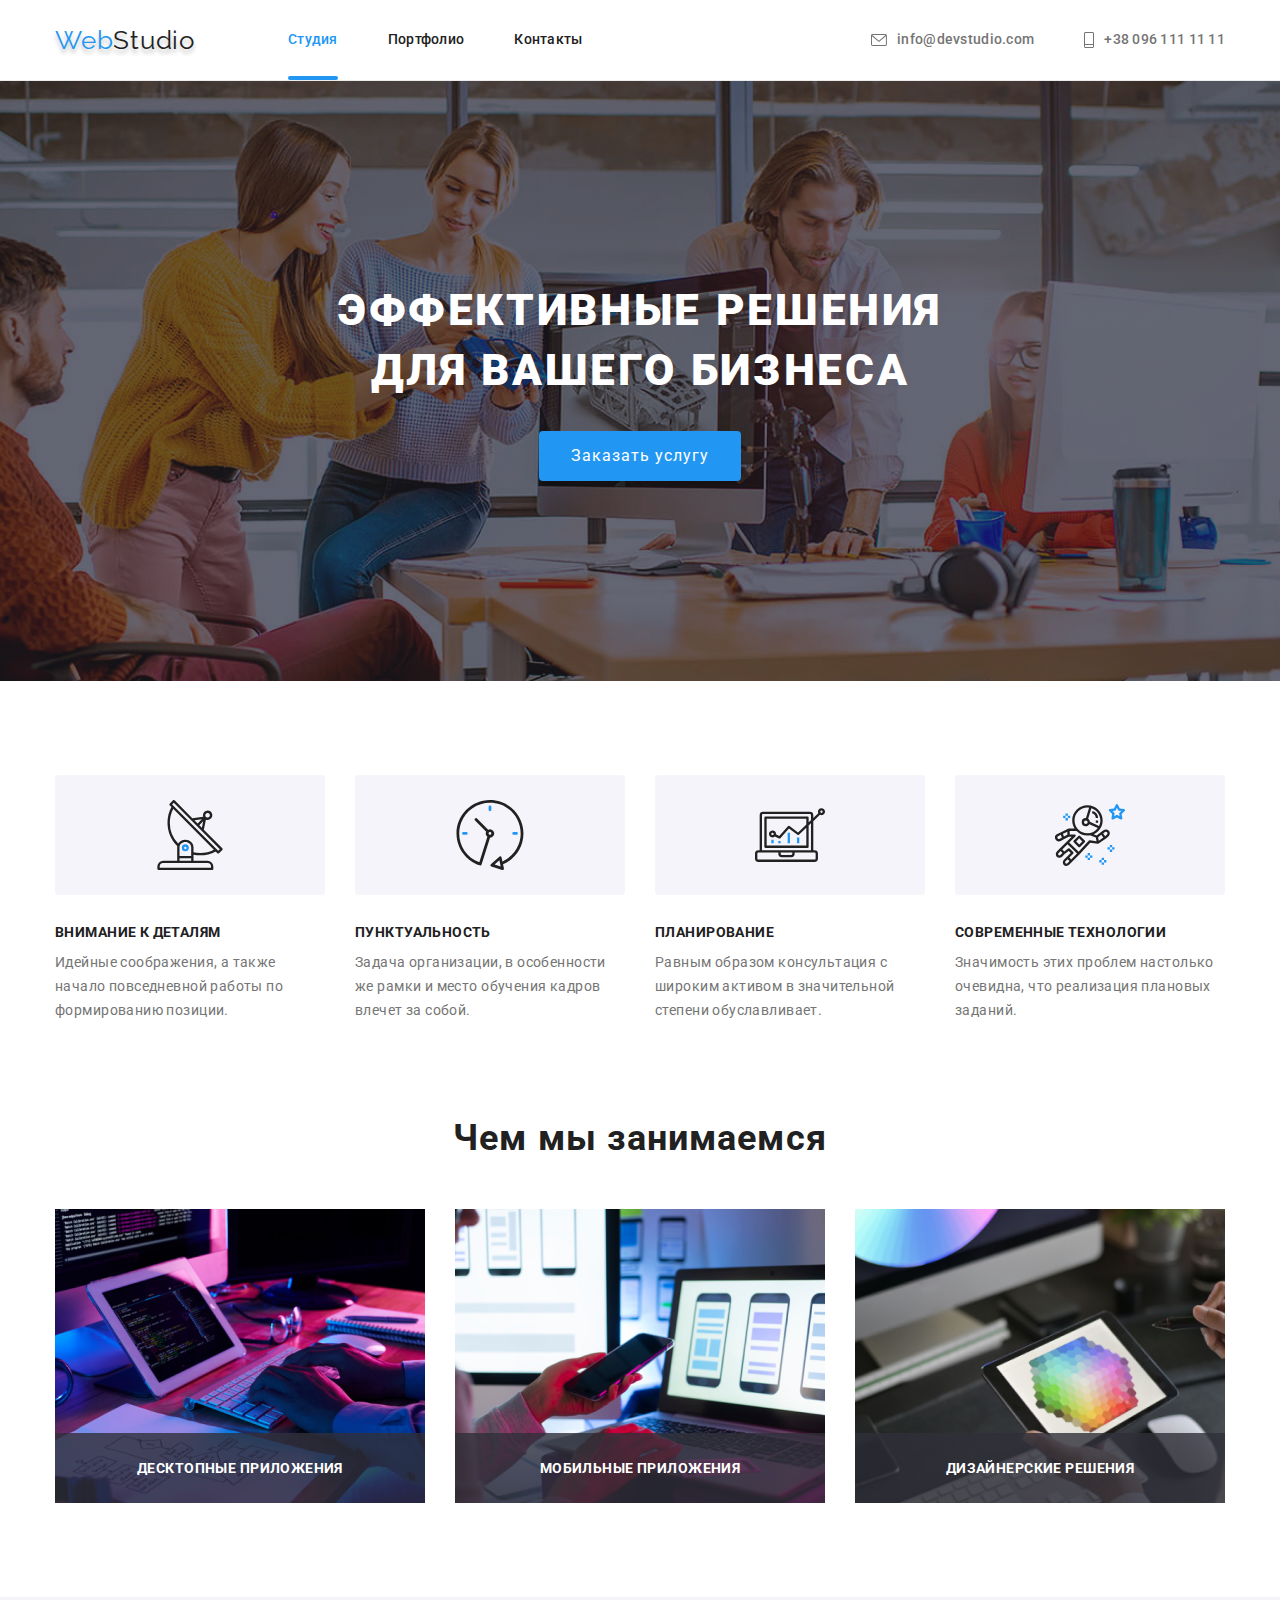
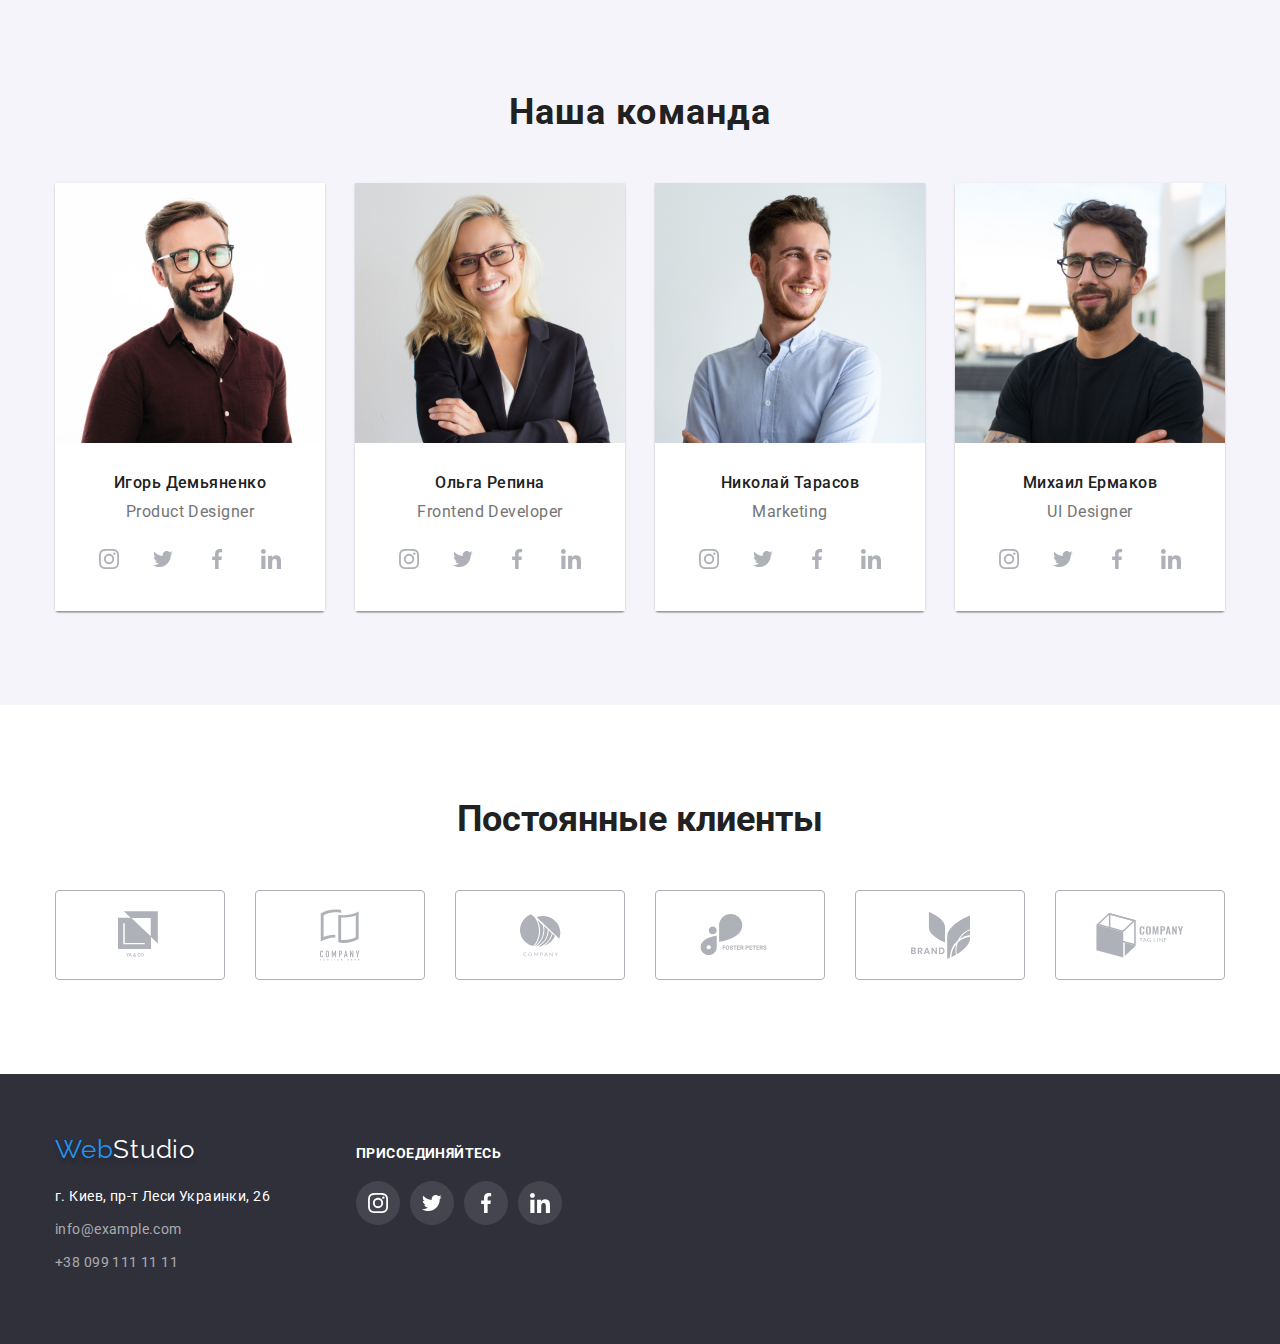
<file: index.html>
<!DOCTYPE html>
<html lang="ru">

<head>
    <meta charset="UTF-8">
    <meta name="viewport" content="width=device-width, initial-scale=1.0">
    <link
        href="https://fonts.googleapis.com/css2?family=Raleway:wght@700&family=Roboto:wght@400;500;700;900&display=swap"
        rel="stylesheet">
    <link rel="stylesheet"
        href="https://cdnjs.cloudflare.com/ajax/libs/modern-normalize/1.0.0/modern-normalize.min.css" />
    <link rel="stylesheet" href="./css/style.css">
    <title>Document</title>
</head>

<body>

    <!--Шапка страници-->
    <header class="rage-header">
        <div class="container header">
            <nav class="header">
                <a href="/" class="logo">Web<span class="logo-header">Studio</span></a>
                <ul class="site-nav list">
                    <li class="item"><a href="#" class="link current">Студия</a></li>
                    <li class="item"><a href="./portfolio.html" class="link">Портфолио</a></li>
                    <li class="item"><a href="#" class="link">Контакты</a></li>
                </ul>
            </nav>
            <ul class="site-contact list">
                <li class="item">
                    <a href="mailto:info@devstudio.com" class="contact-link">
                        <svg class="mail-icon" width="16" height="12">
                            <use href="./image/svg/sprite.svg#mail"></use>
                        </svg>
                        info@devstudio.com
                    </a>
                </li>
                <li class="item">
                    <a href="tel:+380961111111" class="contact-link">
                        <svg class="tel-icon" width="10" height="16">
                            <use href="./image/svg/sprite.svg#telephon"></use>
                        </svg>
                        +38 096 111 11 11
                    </a>
                </li>
            </ul>
        </div>
    </header>

    <main>
        <!--Герой страници-->
        <section class="hero overlay">
            <div class="container">
                <h1 class="hero-tittle">ЭФФЕКТИВНЫЕ РЕШЕНИЯ <br /> ДЛЯ ВАШЕГО БИЗНЕСА</h1>
                <button type="button" class="button" data-modal-open>Заказать услугу</button>
            </div>
        </section>

        <!--Постановка задач-->
        <section class="section task">
            <div class="container">
                <h1 class="visually-hidden">Постановка задач</h1>
                <ul class="feature-list">
                    <li class="feature-item">
                        <div class="item-decoration">
                            <svg class="svg-icon">
                                <use href="./image/svg/sprite.svg#antenna"></use>
                            </svg>
                        </div>
                        <h3 class="tittle">Внимание к деталям</h3>
                        <p>Идейные соображения, а также начало повседневной работы по формированию позиции.</p>
                    </li>
                    <li class="feature-item">
                        <div class="item-decoration">
                            <svg class="svg-icon">
                                <use href="./image/svg/sprite.svg#clock"></use>
                            </svg>
                        </div>
                        <h3 class="tittle">Пунктуальность</h3>
                        <p>Задача организации, в особенности же рамки и место обучения кадров влечет за собой.</p>
                    </li>
                    <li class="feature-item">
                        <div class="item-decoration">
                            <svg class="svg-icon">
                                <use href="./image/svg/sprite.svg#diagram"></use>
                            </svg>
                        </div>
                        <h3 class="tittle">Планирование</h3>
                        <p>Равным образом консультация с широким активом в значительной степени обуславливает.</p>
                    </li>
                    <li class="feature-item">
                        <div class="item-decoration">
                            <svg class="svg-icon">
                                <use href="./image/svg/sprite.svg#astronaut"></use>
                            </svg>
                        </div>
                        <h3 class="tittle">Современные технологии</h3>
                        <p>Значимость этих проблем настолько очевидна, что реализация плановых заданий.</p>
                    </li>
                </ul>
            </div>
        </section>

        <!--Чем мы занимаемся-->
        <section class="section make">
            <div class="container">
                <h2 class="section-tittle work">Чем мы занимаемся</h2>
                <ul class="list">
                    <li class="make-item">
                        <div class="item-image">
                            <img src="./image/doit/img-4.png" alt="Вводит код на компютере" width="370" />
                            <div class="image-text">
                                <p>Десктопные приложения</p>
                            </div>
                       </div>  
                    </li>
                    <li class="make-item">
                        <div class="item-image">
                            <img src="./image/doit/img-5.png" alt="смотрит макет и держит телефон" width="370" />
                            <div class="image-text">
                                <p>Мобильные приложения</p>
                            </div>
                        </div>
                    </li>
                    <li class="make-item">
                        <div class="item-image">
                            <img src="./image/doit/img-6.png" alt="рисует на планшете" width="370" />
                            <div class="image-text">
                                <p>Дизайнерские решения</p>
                            </div>
                        </div>
                    </li>
                </ul>
            </div>
        </section>

        <!--Наша команда-->
        <section class="section-team">
            <div class="container">
                <h2 class="section-tittle team">Наша команда</h2>
                <ul class="team-list">
                    <li class="team-item">
                        <img src="./image/img-3.jpg" alt="фото Игоря" width="270" />
                        <div class="group">
                            <h3 class="tittle">Игорь Демьяненко</h3>
                            <p class="text">Product Designer</p>
                            <ul class="actions">
                                <li class="view-svg">
                                    <a href="#" class="actions-icon">
                                        <svg class="icons-webs">
                                            <use href="./image/svg/sprite.svg#instagram"></use>
                                        </svg>
                                    </a>
                                </li>
                                <li class="view-svg">
                                    <a href="#" class="actions-icon">
                                        <svg class="icons-webs">
                                            <use href="./image/svg/sprite.svg#twitter"></use>
                                        </svg>
                                    </a>
                                </li>
                                <li class="view-svg">
                                    <a href="#" class="actions-icon">
                                        <svg class="icons-webs">
                                            <use href="./image/svg/sprite.svg#facebook"></use>
                                        </svg>
                                    </a>
                                </li>
                                <li class="view-svg">
                                    <a href="#" class="actions-icon">
                                        <svg class="icons-webs">
                                            <use href="./image/svg/sprite.svg#linkedin"></use>
                                        </svg>
                                    </a>
                                </li>
                            </ul>
                        </div>
                    </li>
                    <li class="team-item">
                        <img src="./image/img-2.jpg" alt="фото Ольги" width="270" />
                        <div class="group">
                            <h3 class="tittle">Ольга Репина</h3>
                            <p class="text">Frontend Developer</p>
                            <ul class="actions">
                                <li class="view-svg">
                                    <a class="actions-icon" href="#">
                                        <svg class="icons-webs">
                                            <use href="./image/svg/sprite.svg#instagram"></use>
                                        </svg>
                                    </a>
                                </li>
                                <li class="view-svg">
                                    <a class="actions-icon" href="#">
                                        <svg class="icons-webs">
                                            <use href="./image/svg/sprite.svg#twitter"></use>
                                        </svg>
                                    </a>
                                </li>
                                <li class="view-svg">
                                    <a class="actions-icon" href="#">
                                        <svg class="icons-webs">
                                            <use href="./image/svg/sprite.svg#facebook"></use>
                                        </svg>
                                    </a>
                                </li>
                                <li class="view-svg">
                                    <a class="actions-icon" href="#">
                                        <svg class="icons-webs">
                                            <use href="./image/svg/sprite.svg#linkedin"></use>
                                        </svg>
                                    </a>
                                </li>
                            </ul>
                        </div>
                    </li>
                    <li class="team-item">
                        <img src="./image/img-1.jpg" alt="фото Николая" width="270" />
                        <div class="group">
                            <h3 class="tittle">Николай Тарасов</h3>
                            <p class="text">Marketing</p>
                            <ul class="actions">
                                <li class="view-svg">
                                    <a class="actions-icon" href="#">
                                        <svg class="icons-webs">
                                            <use href="./image/svg/sprite.svg#instagram"></use>
                                        </svg>
                                    </a>
                                </li>
                                <li class="view-svg">
                                    <a class="actions-icon" href="#">
                                        <svg class="icons-webs">
                                            <use href="./image/svg/sprite.svg#twitter"></use>
                                        </svg>
                                    </a>
                                </li>
                                <li class="view-svg">
                                    <a class="actions-icon" href="#">
                                        <svg class="icons-webs">
                                            <use href="./image/svg/sprite.svg#facebook"></use>
                                        </svg>
                                    </a>
                                </li>
                                <li class="view-svg">
                                    <a class="actions-icon" href="#">
                                        <svg class="icons-webs">
                                            <use href="./image/svg/sprite.svg#linkedin"></use>
                                        </svg>
                                    </a>
                                </li>
                            </ul>
                        </div>
                    </li>
                    <li class="team-item">
                        <img src="./image/img.jpg" alt="фото Михаила" width="270" />
                        <div class="group">
                            <h3 class="tittle">Михаил Ермаков</h3>
                            <p class="text">UI Designer</p>
                            <ul class="actions">
                                <li class="view-svg">
                                    <a class="actions-icon" href="#">
                                        <svg class="icons-webs">
                                            <use href="./image/svg/sprite.svg#instagram"></use>
                                        </svg>
                                    </a>
                                </li>
                                <li class="view-svg">
                                    <a class="actions-icon" href="#">
                                        <svg class="icons-webs">
                                            <use href="./image/svg/sprite.svg#twitter"></use>
                                        </svg>
                                    </a>
                                </li>
                                <li class="view-svg">
                                    <a class="actions-icon" href="#">
                                        <svg class="icons-webs">
                                            <use href="./image/svg/sprite.svg#facebook"></use>
                                        </svg>
                                    </a>
                                </li>
                                <li class="view-svg">
                                    <a class="actions-icon" href="#">
                                        <svg class="icons-webs">
                                            <use href="./image/svg/sprite.svg#linkedin"></use>
                                        </svg>
                                    </a>
                                </li>
                            </ul>
                        </div>
                    </li>
                </ul>
            </div>
        </section>

        <!--Клиенты-->
        <section class="clients">
            <div class="container">
                <h2 class="clients-title">Постоянные клиенты</h2>
                <ul class="list clients-list">
                    <li>
                        <a class="client-link" href="">
                            <svg class="client-icon" width="44" height="49">
                                <use href="./image/svg/sprite.svg#logo-1"></use>
                            </svg>
                        </a>
                    </li>
                    <li><a class="client-link" href="">
                            <svg class="client-icon" width="40" height="52">
                                <use href="./image/svg/sprite.svg#logo-2"></use>
                            </svg>
                        </a></li>
                    <li><a class="client-link" href="">
                            <svg class="client-icon" width="41" height="43">
                                <use href="./image/svg/sprite.svg#logo-3"></use>
                            </svg>
                        </a></li>
                    <li><a class="client-link" href="">
                            <svg class="client-icon" width="80" height="42">
                                <use href="./image/svg/sprite.svg#logo-4"></use>
                            </svg>
                        </a></li>
                    <li><a class="client-link" href="">
                            <svg class="client-icon" width="59" height="47">
                                <use href="./image/svg/sprite.svg#logo-5"></use>
                            </svg>
                        </a></li>
                    <li><a class="client-link" href="">
                            <svg class="client-icon" width="88" height="45">
                                <use href="./image/svg/sprite.svg#logo-6"></use>
                            </svg>
                        </a></li>
                </ul>
            </div>
        </section>
    </main>
    <!--Подвал страници-->
    <footer class="footer">
        <div class="container">
            <div class="box">
                <a href="/" class="logo down">Web<span class="logo-footer">Studio</span></a>
                <address class="tittle">
                    г. Киев, пр-т Леси Украинки, 26
                </address>
                <div class="address-list">
                    <div class="mail">
                        <a href="mailto:info@example.com" class="link">info@example.com</a>
                    </div>
                    <div class="tel">
                        <a href="tel:+380991111111" class="link">+38 099 111 11 11</a>
                    </div>
                </div>
            </div>
                <div class="reference">
                    <p class="reference-text">присоединяйтесь</p>
                    <ul class="list footer-list">
                        <li class="network">
                            <a class="footer-link" href="#">
                                <svg class="footer-icons">
                                    <use href="./image/svg/sprite.svg#instagram"></use>
                                </svg>
                            </a>
                        </li>
                        <li class="network">
                            <a class="footer-link" href="#">
                                <svg class="footer-icons">
                                    <use href="./image/svg/sprite.svg#twitter"></use>
                                </svg>
                            </a>
                        </li>
                        <li class="network">
                            <a class="footer-link" href="#">
                                <svg class="footer-icons">
                                    <use href="./image/svg/sprite.svg#facebook"></use>
                                </svg>
                            </a>
                        </li>
                        <li class="network">
                            <a class="footer-link" href="#">
                                <svg class="footer-icons">
                                    <use href="./image/svg/sprite.svg#linkedin"></use>
                                </svg>
                            </a>
                        </li>
                    </ul>
                </div>
        </div>
    </footer>

    <!--Модалка -->
    <div class="backdrop is-hidden" data-backdrop> 
        <div class="modal">
            <button class="modal-button" type="button" data-modal-close>
                <svg width="11" height="11">
                    <use href="./image/svg/sprite.svg#close-modal"></use>
                </svg>
            </button>
        </div>

    </div>

    <script src="./JS/modal.js"></script>
</body>

</html>
</file>
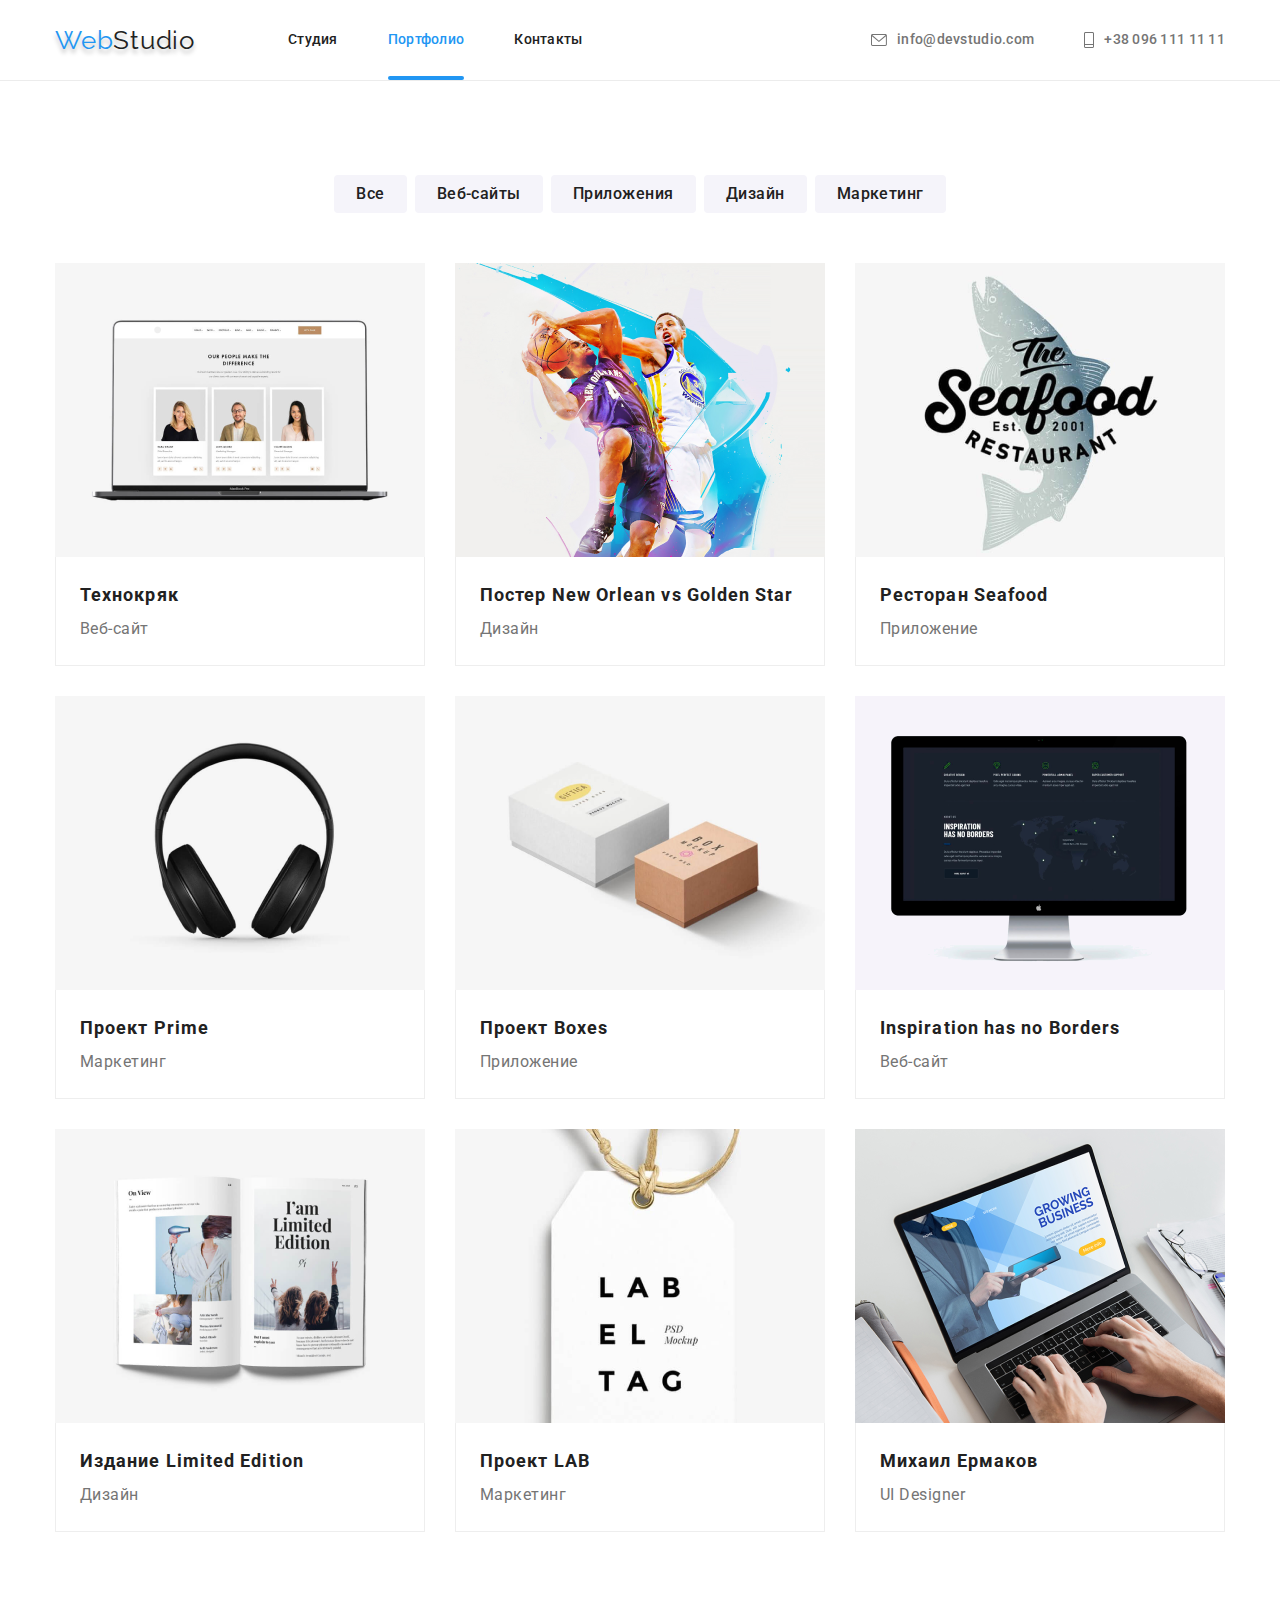
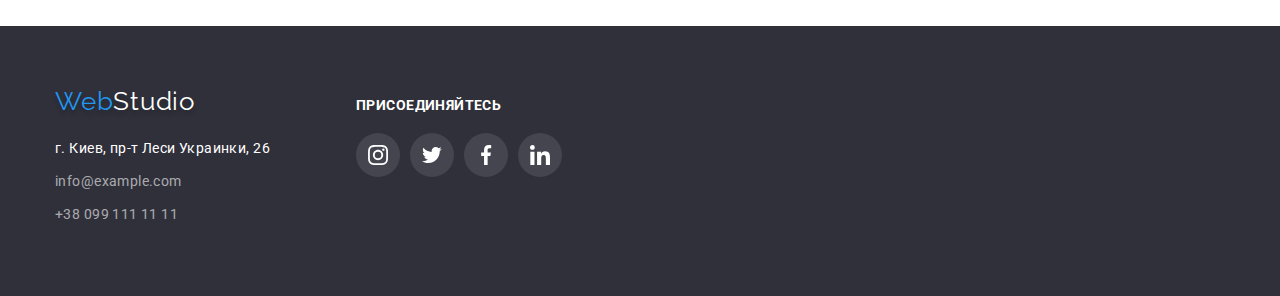
<file: portfolio.html>
<!DOCTYPE html>
<html lang="ru">

<head>
    <meta charset="UTF-8">
    <meta name="viewport" content="width=device-width, initial-scale=1.0">
    <link
        href="https://fonts.googleapis.com/css2?family=Raleway:wght@700&family=Roboto:wght@400;500;700;900&display=swap"
        rel="stylesheet">
    <link rel="stylesheet"
        href="https://cdnjs.cloudflare.com/ajax/libs/modern-normalize/1.0.0/modern-normalize.min.css" />
    <link rel="stylesheet" href="./css/style.css">
    <title>Document</title>
</head>

<body>

    <!--Шапка страници-->
    <header class="rage-header">
        <div class="container header">
            <nav class="header">
                <a href="/" class="logo">Web<span class="logo-header">Studio</span></a>
                <ul class="site-nav list">
                    <li class="item"><a href="./index.html" class="link">Студия</a></li>
                    <li class="item"><a href="#" class="link current">Портфолио</a></li>
                    <li class="item"><a href="#" class="link">Контакты</a></li>
                </ul>
            </nav>
            <ul class="site-contact list">
                <li class="item">
                    <a href="mailto:info@devstudio.com" class="contact-link">
                        <svg class="mail-icon" width="16" height="12">
                            <use href="./image/svg/sprite.svg#mail"></use>
                        </svg>
                        info@devstudio.com
                    </a>
                </li>
                <li class="item">
                    <a href="tel:+380961111111" class="contact-link">
                        <svg class="tel-icon" width="10" height="16">
                            <use href="./image/svg/sprite.svg#telephon"></use>
                        </svg>
                        +38 096 111 11 11
                    </a>
                </li>
            </ul>
        </div>
    </header>


    <main>
        <!--Герой страници-->
        <section class="section portfolio">
            <div class="container">
                <h1 class="visually-hidden">Портфолио</h1>
                <ul class="buttons snap">
                    <li class="snap-item"><button type="button" class="click">Все</button></li>
                    <li class="snap-item"><button type="button" class="click">Веб-сайты</button></li>
                    <li class="snap-item"><button type="button" class="click">Приложения</button></li>
                    <li class="snap-item"><button type="button" class="click">Дизайн</button></li>
                    <li class="snap-item"><button type="button" class="click">Маркетинг</button></li>
                </ul>

                <ul class="section-tittle gallery">
                    <li class="collection">
                            <a href="#" class="picture ">
                            <div class="gallery-link">
                                <img src="./image/portfolio/img.png" alt="ноутбук с включеным Веб-сайтом" width="370" />
                                <div class="gallery-hidden">
                                    <p>Технокряк это современная площадка распространения коронавируса. Компании используют эту платформу для цифрового
                                    шпионажа и атак на защищённые сервера конкурентов.</p>
                                </div>
                            </div>
                                <div class="collection-tittle">
                                    <h3 class="caption">Технокряк</h3>
                                    <p class="rubric">Веб-сайт</p>
                                </div>
                            </a>
                    </li>
                    <li class="collection">
                            <a href="#" class="picture">
                                <div class="gallery-link">
                                    <img src="./image/portfolio/img-(1).png" alt="два баскетболисти" width="370" />
                                    <div class="gallery-hidden">
                                        <p>Технокряк это современная площадка распространения коронавируса. Компании используют эту платформу для цифрового
                                            шпионажа и атак на защищённые сервера конкурентов.</p>
                                    </div>
                                </div>
                                <div class="collection-tittle">
                                    <h3 class="caption">Постер New Orlean vs Golden Star</h3>
                                    <p class="rubric">Дизайн</p>
                                </div>
                            </a>
                    </li>
                    <li class="collection">
                            <a href="#" class="picture">
                                <div class="gallery-link">
                                    <img src="./image/portfolio/img-(2).png" alt="назва ресторана" width="370" />
                                    <div class="gallery-hidden">
                                        <p>Технокряк это современная площадка распространения коронавируса. Компании используют эту платформу для цифрового
                                            шпионажа и атак на защищённые сервера конкурентов.</p>
                                    </div>
                                 </div>
                                <div class="collection-tittle">
                                    <h3 class="caption">Ресторан Seafood</h3>
                                    <p class="rubric">Приложение</p>
                                </div>
                            </a>
                    </li>
                    <li class="collection">
                            <a href="#" class="picture">
                                <div class="gallery-link">
                                    <img src="./image/portfolio/img-(3).png" alt="наушники" width="370" />
                                    <div class="gallery-hidden">
                                        <p>Технокряк это современная площадка распространения коронавируса. Компании используют эту платформу для цифрового
                                            шпионажа и атак на защищённые сервера конкурентов.</p>
                                    </div>
                                </div>
                                <div class="collection-tittle">
                                    <h3 class="caption">Проект Prime</h3>
                                    <p class="rubric">Маркетинг</p>
                                </div>
                            </a>
                    </li>
                    <li class="collection">                     
                            <a href="#" class="picture">
                                <div class="gallery-link">
                                    <img src="./image/portfolio/img-(4).png" alt="две коробки" width="370" />
                                    <div class="gallery-hidden">
                                        <p>Технокряк это современная площадка распространения коронавируса. Компании используют эту платформу для цифрового
                                            шпионажа и атак на защищённые сервера конкурентов.</p>
                                    </div>
                                </div>
                                <div class="collection-tittle">
                                    <h3 class="caption">Проект Boxes</h3>
                                    <p class="rubric">Приложение</p>
                                </div>
                            </a>
                    </li>
                    <li class="collection">
                            <a href="#" class="picture">
                                <div class="gallery-link">
                                    <img src="./image/portfolio/img-(5).png" alt="екран компютера" width="370" />
                                    <div class="gallery-hidden">
                                        <p>Технокряк это современная площадка распространения коронавируса. Компании используют эту платформу для цифрового
                                            шпионажа и атак на защищённые сервера конкурентов.</p>
                                    </div>
                                </div>
                                <div class="collection-tittle">
                                    <h3 class="caption">Inspiration has no Borders</h3>
                                    <p class="rubric">Веб-сайт</p>
                                </div>
                            </a>
                    </li>
                    <li class="collection">
                            <a href="#" class="picture">
                                <div class="gallery-link">
                                    <img src="./image/portfolio/img-(6).png" alt="журнал" width="370" />
                                    <div class="gallery-hidden">
                                        <p>Технокряк это современная площадка распространения коронавируса. Компании используют эту платформу для цифрового
                                            шпионажа и атак на защищённые сервера конкурентов.</p>
                                    </div>
                                </div>
                                <div class="collection-tittle">
                                    <h3 class="caption">Издание Limited Edition</h3>
                                    <p class="rubric">Дизайн</p>
                                </div>
                            </a>
                    </li>
                    <li class="collection">
                            <a href="#" class="picture">
                                <div class="gallery-link">
                                    <img src="./image/portfolio/img-(7).png" alt="значек с надписью" width="370" />
                                    <div class="gallery-hidden">
                                        <p>Технокряк это современная площадка распространения коронавируса. Компании используют эту платформу для цифрового
                                            шпионажа и атак на защищённые сервера конкурентов.</p>
                                    </div>
                                </div>
                                <div class="collection-tittle">
                                    <h3 class="caption">Проект LAB</h3>
                                    <p class="rubric">Маркетинг</p>
                                </div>
                            </a>
                    </li>
                    <li class="collection">
                            <a href="#" class="picture">
                                <div class="gallery-link">
                                    <img src="./image/portfolio/img-(8).png" alt="человек работает на ноутбуке" width="370" />
                                    <div class="gallery-hidden">
                                        <p>Технокряк это современная площадка распространения коронавируса. Компании используют эту платформу для цифрового
                                            шпионажа и атак на защищённые сервера конкурентов.</p>
                                    </div>
                                </div>
                                <div class="collection-tittle">
                                    <h3 class="caption">Михаил Ермаков</h3>
                                    <p class="rubric">UI Designer</p>
                                </div>
                            </a>
                    </li>
                </ul>
            </div>
        </section>
    </main>
    <!--Подвал страници-->
    <footer class="footer">
        <div class="container">
            <div class="box">
                <a href="/" class="logo down">Web<span class="logo-footer">Studio</span></a>
                <address class="tittle">
                    г. Киев, пр-т Леси Украинки, 26
                </address>
                <div class="address-list">
                    <div class="mail">
                        <a href="mailto:info@example.com" class="link">info@example.com</a>
                    </div>
                    <div class="tel">
                        <a href="tel:+380991111111" class="link">+38 099 111 11 11</a>
                    </div>
                </div>
            </div>
            <div class="reference">
                <p class="reference-text">присоединяйтесь</p>
                <ul class="list footer-list">
                    <li class="network">
                        <a class="footer-link" href="#">
                            <svg class="footer-icons">
                                <use href="./image/svg/sprite.svg#instagram"></use>
                            </svg>
                        </a>
                    </li>
                    <li class="network">
                        <a class="footer-link" href="#">
                            <svg class="footer-icons">
                                <use href="./image/svg/sprite.svg#twitter"></use>
                            </svg>
                        </a>
                    </li>
                    <li class="network">
                        <a class="footer-link" href="#">
                            <svg class="footer-icons">
                                <use href="./image/svg/sprite.svg#facebook"></use>
                            </svg>
                        </a>
                    </li>
                    <li class="network">
                        <a class="footer-link" href="#">
                            <svg class="footer-icons">
                                <use href="./image/svg/sprite.svg#linkedin"></use>
                            </svg>
                        </a>
                    </li>
                </ul>
            </div>
        </div>
    </footer>
</body>

</html>
</file>
<file: css/style.css>
/* html {
  box-sizing: border-box;
} */

/* *::before,
*::after {
  box-sizing: inherit;
} */

:root {
  --primary-text-color: #757575;
  --tittle-text-color: #212121;
  --akcent-color: #2196f3;
  --primary-white-color: #ffffff;
  --background-white-color: #f5f4fa;
  --background-dark-color: #2f303a;
  --rgba-transparent-color: rgba(255, 255, 255, 0.6);
  --background-task-color: #e5e5e5;
  --background-overlay-color: rgba(47, 48, 58, 0.4);
  --border-line-color: #afb1b8;
  --timing-function: cubic-bezier(0.4, 0, 0.2, 1);
  --portfolio-background-color: rgba(33, 150, 243, 0.9);
}

body {
  margin: 0;
  background-color: var(--primary-white-color);
  color: var(--primary-text-color);
  font-family: Roboto, sans-serif;
}

p {
  color: var(--primary-text-color);
  font-weight: 400l;
  font-size: 14px;
  line-height: 1.71;
  letter-spacing: 0.03em;
  margin-top: 10px;
}

/* utilits */
.list {
  list-style: none;
  padding: 0;
  display: flex;
  margin: 0;
}

img {
  display: block;
}

p,
h1,
h2,
h3 {
  padding: 0;
  margin: 0;
}

.container {
  width: 1200px;
  padding-left: 15px;
  padding-right: 15px;
  margin: 0 auto;
  /* outline: 2px solid tomato; */
}

/* header */
.header {
  display: flex;
  align-items: center;
}

/* logo */
.logo {
  color: var(--akcent-color);
  text-decoration: none;
  font-family: Raleway;
  font-size: 26px;
  line-height: 1.19;
  letter-spacing: 0.03em;
  text-shadow: 0px 4px 4px rgba(0, 0, 0, 0.25);
}

.logo-header {
  color: var(--tittle-text-color);
}

.logo-footer {
  color: var(--primary-white-color);
}

.down {
  display: inline-block;
  margin-bottom: 20px;
}

/* site-nav */
.site-nav {
  display: flex;
  margin-left: 93px;
  margin-top: 0;
  margin-bottom: 0;
}

.site-nav .item:last-child {
  margin-right: 0;
}

.site-nav .item + .item {
  margin-left: 50px;
}

.site-nav .link {
  display: block;
  padding-top: 32px;
  padding-bottom: 32px;
  color: var(--tittle-text-color);
  text-decoration: none;
  font-weight: 500;
  font-size: 14px;
  line-height: 1.14;
  letter-spacing: 0.02em;
  transition: 250ms var(--timing-function);
}

.site-nav .link:hover,
.site-nav .link:focus {
  color: var(--akcent-color);
}

.site-nav .link.current {
  color: var(--akcent-color);
}

.link {
  position: relative;

  display: block;
  padding: auto;
  text-decoration: none;
  color: currentColor;
}

.link::after {
  content: '';

  position: absolute;
  left: 0;
  bottom: 0;

  width: 100%;
  height: 4px;
  border-radius: 2px;
  background-color: var(--akcent-color);

  opacity: 0;
  transition: opacity 250ms var(--timing-function);
}

.link.current::after {
  opacity: 1;
}

/* site-contact */
.site-contact {
  display: flex;
  margin-left: auto;
  margin-top: 0;
  margin-bottom: 0;
}

.site-contact .item + .item {
  margin-left: 50px;
}

.site-contact .contact-link {
  display: block;
  padding-top: 32px;
  padding-bottom: 32px;
  color: var(--primary-text-color);
  text-decoration: none;
  font-weight: 500;
  font-size: 14px;
  line-height: 1.14;
  letter-spacing: 0.02em;
  display: flex;
  align-items: center;
  transition: 250ms var(--timing-function);
}

.site-contact .contact-link:hover,
.site-contact .contact-link:focus {
  color: var(--akcent-color);
}

.mail-icon,
.tel-icon {
  margin-right: 10px;
  fill: currentColor;
}

.mail-icon .tel-icon:hover,
.mail-icon .tel-icon:focus {
  color: var(--akcent-color);
}

/* Hero */
.hero {
  background: var(--background-dark-color);
  padding: 200px 0;
  text-align: center;
}

.hero-tittle {
  width: 696px;
  margin: 0 auto 30px;
  color: var(--primary-white-color);
  font-weight: 900;
  font-size: 44px;
  line-height: 1.36;
  letter-spacing: 0.06em;
}

.overlay {
  max-width: 1600px;
  height: 600px;
  margin-left: auto;
  margin-right: auto;
  background-image: linear-gradient(
      to right,
      var(--background-overlay-color),
      var(--background-overlay-color)
    ),
    url('../image/Img-overlay.jpg');
  background-repeat: no-repeat;
  background-position: center;
}

/* features */
.feature-list {
  list-style: none;
  padding: 0;
  margin: 0;
  display: flex;
  align-items: center;
}

.task {
  /* background: var(--background-task-color); */
  padding-top: 94px;
  padding-bottom: 94px;
}
.feature-item {
  width: 270px;
}

.feature-list .feature-item + .feature-item {
  margin-left: 30px;
}

.feature-list .tittle {
  color: var(--tittle-text-color);
  font-size: 14px;
  line-height: 1.14;
  text-transform: uppercase;
  letter-spacing: 0.03em;
  margin-bottom: 10px;
}

.item-decoration {
  width: 270px;
  height: 120px;
  background: var(--background-white-color);
  border-radius: 4px;
  display: flex;
  justify-content: center;
  align-items: center;
  margin-bottom: 30px;
}

.svg-icon {
  width: 70px;
}

/* section */
.section-tittle {
  color: var(--tittle-text-color);
  font-weight: 700;
  font-size: 36px;
  line-height: 1.17;
  text-align: center;
  letter-spacing: 0.03em;
}

.make {
  padding-bottom: 94px;
}

.section-tittle {
  list-style: none;
  padding: 0;
  margin: 0;
}

.work {
  margin-bottom: 50px;
}

.list .make-item + .make-item {
  margin-left: 30px;
}

.item-image {
  position: relative;
  /* overflow: hidden; */
}

.image-text {
  position: absolute;
  left: 0;
  bottom: 0;
  width: 370px;
  height: 70px;
  background: rgba(47, 48, 58, 0.8);
  display: flex;
  justify-content: center;
  align-items: center;
}

.image-text > p {
  font-weight: 700;
  font-size: 14px;
  line-height: 16px;
  text-align: center;
  letter-spacing: 0.03em;
  text-transform: uppercase;
  color: var(--primary-white-color);
}

/* team */
.team-list {
  list-style: none;
  padding: 0;
  margin: 0;
  display: flex;
}

.section-team {
  background: var(--background-white-color);
  padding-top: 94px;
  padding-bottom: 94px;
}

.team-list .tittle {
  color: var(--tittle-text-color);
  font-weight: 500;
  font-size: 16px;
  line-height: 1.19;
  text-align: center;
  letter-spacing: 0.03em;
}

.team-list .text {
  font-weight: 400;
  font-size: 16px;
  line-height: 1.19;
  text-align: center;
  letter-spacing: 0.03em;
}

.team-list .team-item + .team-item {
  margin-left: 30px;
}

.team {
  margin-bottom: 50px;
}

.team-item {
  border-radius: 0 0 4px 4px;
  box-shadow: 0px 1px 3px rgba(0, 0, 0, 0.12), 0px 1px 1px rgba(0, 0, 0, 0.14),
    0px 2px 1px rgba(0, 0, 0, 0.2);
}

.group {
  padding: 30px 32px;
  text-align: center;
  background-color: var(--primary-white-color);
}

.tittle {
  margin-bottom: 10px;
}

.text {
  margin-bottom: 16px;
}

.actions {
  list-style: none;
  padding: 0;
  margin: 0;
  display: flex;
  align-items: center;
}

.actions-icon {
  display: flex;
  align-items: center;
  justify-content: center;
  width: 44px;
  height: 44px;
  border: none;
  border-radius: 50%;
  color: var(--border-line-color);
  transition: 250ms var(--timing-function);
}

.actions > .view-svg:not(:last-child) {
  margin-right: 10px;
}

.icons-webs {
  width: 20px;
  height: 20px;
  fill: currentColor;
}

.actions-icon:hover,
.actions-icon:focus {
  outline: none;
  background: var(--akcent-color);
  color: var(--primary-white-color);
}

/* Clients */
.clients {
  padding-top: 94px;
  padding-bottom: 94px;
}

.clients-title {
  font-size: 36px;
  line-height: 1, 17;
  text-align: center;
  color: var(--tittle-text-color);
  margin-bottom: 50px;
}

.clients-list {
  display: flex;
  justify-content: center;
}

.clients-list > li:not(:last-child) {
  margin-right: 30px;
}
.client-icon {
  display: flex;
  justify-content: center;
  text-align: center;
  fill: currentColor;
}

.client-link {
  display: inline-flex;
  align-items: center;
  justify-content: center;
  width: 170px;
  height: 90px;
  border: 1px solid var(--border-line-color);
  box-sizing: border-box;
  border-radius: 4px;
  color: var(--border-line-color);
  transition: 250ms var(--timing-function);
}

.client-link:hover,
.client-link:focus {
  outline: none;
  border: 1px solid var(--akcent-color);
  color: var(--akcent-color);
}
/* batton */
.buttons {
  list-style: none;
  padding: 0;
  margin: 0;
}

.button {
  display: inline-block;
  border-radius: 4px;
  padding: 10px 32px;
  min-width: 200px;
  align-items: center;

  border-style: none;
  color: var(--primary-white-color);
  background-color: var(--akcent-color);
  box-shadow: 0px 4px 4px rgba(0, 0, 0, 0.15);
  font-size: 16px;
  line-height: 1.87;
  text-align: center;
  letter-spacing: 0.06em;
  cursor: pointer;
}

.click {
  background: var(--background-white-color);
  color: var(--tittle-text-color);
  font-weight: 500;
  font-size: 16px;
  line-height: 1.63;
  letter-spacing: 0.03em;
  text-align: center;
  display: inline-block;
  border-style: none;
  border-radius: 4px;
  padding: 6px 22px;
  cursor: pointer;
  outline: transparent;

  transition: 250ms var(--timing-function);
}

.click:hover,
.click:focus {
  color: var(--primary-white-color);
  background-color: var(--akcent-color);
  font-weight: 500;
  font-size: 16px;
  line-height: 1.62;
  text-align: center;
  letter-spacing: 0.03em;
}

.snap {
  display: flex;
  margin: 0 auto 50px;
  justify-content: center;
}

.snap .snap-item + .snap-item {
  margin-left: 8px;
}

.button:hover,
.button:focus {
  outline: none;
}

/* hero portfolio */
.rage-header {
  border-bottom: 1px;
  border-bottom-style: solid;
  border-bottom-color: #ececec;
}

.section-tittle .caption {
  color: var(--tittle-text-color);
  font-weight: 700;
  font-size: 18px;
  line-height: 2;
  letter-spacing: 0.06em;
}

.section-tittle .rubric {
  font-weight: 400;
  font-size: 16px;
  line-height: 2;
  letter-spacing: 0.03em;
}
.portfolio {
  padding-top: 94px;
  padding-bottom: 94px;
}

.gallery {
  display: flex;
  flex-wrap: wrap;
}

.collection {
  box-sizing: border-box;
  margin-right: 30px;
  margin-bottom: 30px;
}

.collection:nth-child(3n) {
  margin-right: 0;
}

.collection:nth-last-child(-n + 3) {
  margin-bottom: 0;
}

.collection-tittle {
  padding: 20px 24px;
  border-right: 1px solid #eeeeee;
  border-bottom: 1px solid #eeeeee;
  border-left: 1px solid #eeeeee;
  text-align: start;
}

.picture {
  text-decoration: none;
  display: inline-block;
  transition: 250ms var(--timing-function);
}

.picture:hover,
.picture:focus {
  outline: none;
  box-shadow: 0px 1px 1px rgba(0, 0, 0, 0.12), 0px 4px 4px rgba(0, 0, 0, 0.06),
    1px 4px 6px rgba(0, 0, 0, 0.16);
}

.gallery-link {
  position: relative;
  overflow: hidden;
}

.gallery-hidden {
  position: absolute;
  top: 0;
  right: 0;
  width: 100%;
  height: 100%;
  background: var(--portfolio-background-color);
  padding: 63px 24px;
  display: flex;

  transform: translatey(101%);
  transition: 250ms var(--timing-function);
}

.gallery-hidden > p {
  font-style: normal;
  font-weight: 400;
  font-size: 18px;
  line-height: 1.56;
  color: var(--primary-white-color);
  text-align: left;
}

.picture:hover .gallery-hidden,
.picture:focus .gallery-hidden {
  transform: translatey(0);
}

/* footer */
.footer {
  background: var(--background-dark-color);
  padding-top: 60px;
  padding-bottom: 60px;
}

.footer .tittle {
  width: 231px;
  color: var(--primary-white-color);
  font-style: inherit;
  font-weight: 400;
  font-size: 14px;
  line-height: 1.71;
  letter-spacing: 0.03em;
  margin-bottom: 9px;
}

.address-list {
  list-style: none;
  padding: 0;
  margin: 0;
}

.address-list .link {
  width: 231px;
  color: var(--rgba-transparent-color);
  text-decoration: none;
  font-weight: 400;
  font-size: 14px;
  line-height: 1.71;
  letter-spacing: 0.03em;
  margin-bottom: 9px;
}

.mail {
  margin-bottom: 9px;
}

.reference-text {
  font-weight: 700;
  font-size: 14px;
  line-height: 16px;
  letter-spacing: 0.03em;
  text-transform: uppercase;
  color: var(--primary-white-color);
  margin-bottom: 20px;
}

.footer-list {
  list-style-type: none;
  padding-left: 0;
  margin-top: 0;
  margin-bottom: 0;
}

.footer-link {
  display: flex;
  align-items: center;
  justify-content: center;
  width: 44px;
  height: 44px;
  background: rgba(255, 255, 255, 0.1);
  border-radius: 50%;
  color: var(--primary-white-color);
  transition: 250ms var(--timing-function);
}

.footer-icons {
  width: 20px;
  height: 20px;
  fill: currentColor;
}

.footer-link:hover,
.footer-link:focus {
  background: var(--akcent-color);
  outline: none;
}

footer .container {
  display: flex;
  align-items: baseline;
}

.box {
  margin-right: 70px;
}

.network:not(:last-child) {
  margin-right: 10px;
}

/* invisible */
.visually-hidden {
  position: absolute;
  width: 1px;
  height: 1px;
  margin: -1px;
  clip: rect(0 0 0 0);
}

/* JS window */

.backdrop {
  position: fixed;
  top: 0;
  left: 0;
  width: 100%;
  height: 100%;
  background: rgba(0, 0, 0, 0.2);
  opacity: 1;
  transition: opacity 500ms var(--timing-function);
}

.backdrop.is-hidden {
  opacity: 0;
  pointer-events: none;
}

.modal {
  position: absolute;
  top: 50%;
  left: 50%;
  transform: translate(-50%, -50%);

  width: 528px;
  height: 581px;

  background-color: var(--primary-white-color);
  box-shadow: 0px 1px 3px rgba(0, 0, 0, 0.12), 0px 1px 1px rgba(0, 0, 0, 0.14),
    0px 2px 1px rgba(0, 0, 0, 0.2);
  border-radius: 4px;
}

.modal-button {
  position: absolute;
  top: 8px;
  right: 8px;
  width: 30px;
  height: 30px;
  padding: 0;
  display: flex;
  align-items: center;
  justify-content: center;
  border-radius: 50%;
  border: 1px solid rgba(0, 0, 0, 0.1);
  background-color: var(--primary-white-color);
  cursor: pointer;
}

.modal-button:hover,
.modal-button:focus {
  outline: none;
}
</file>
